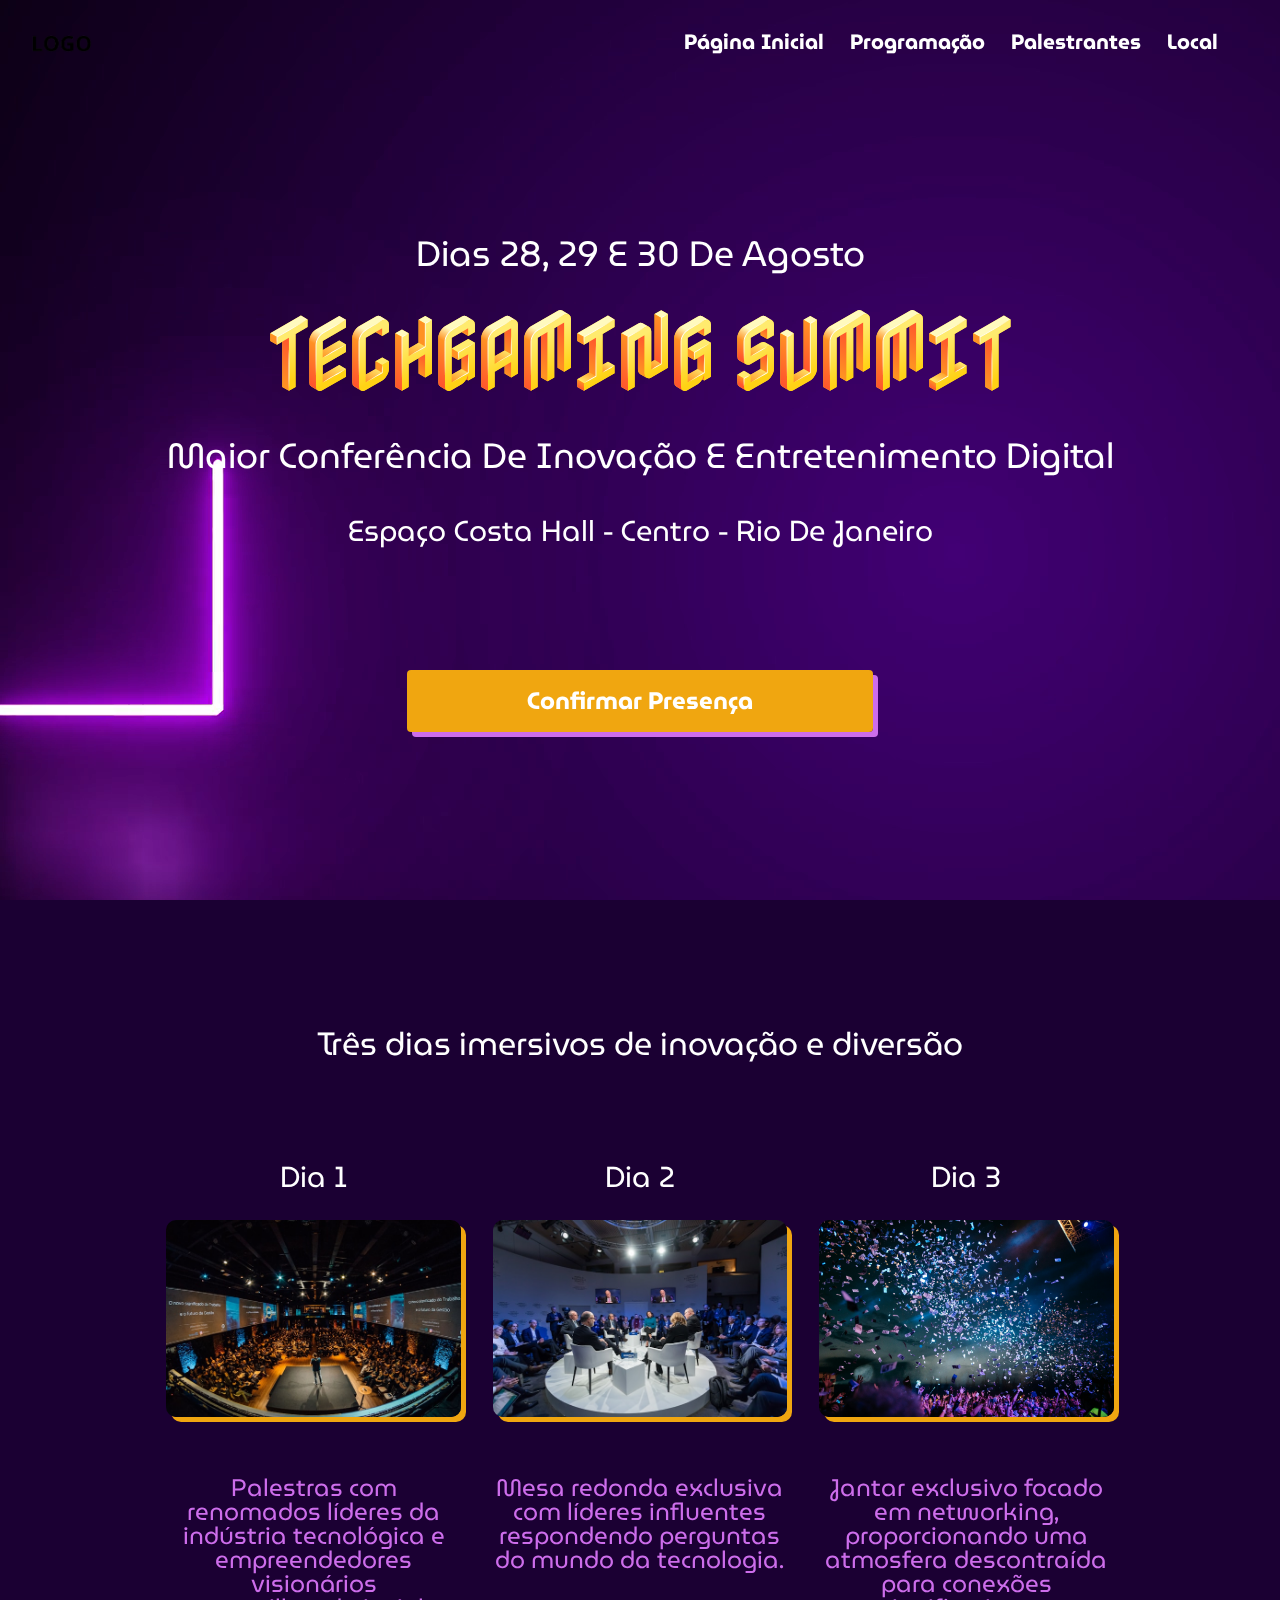
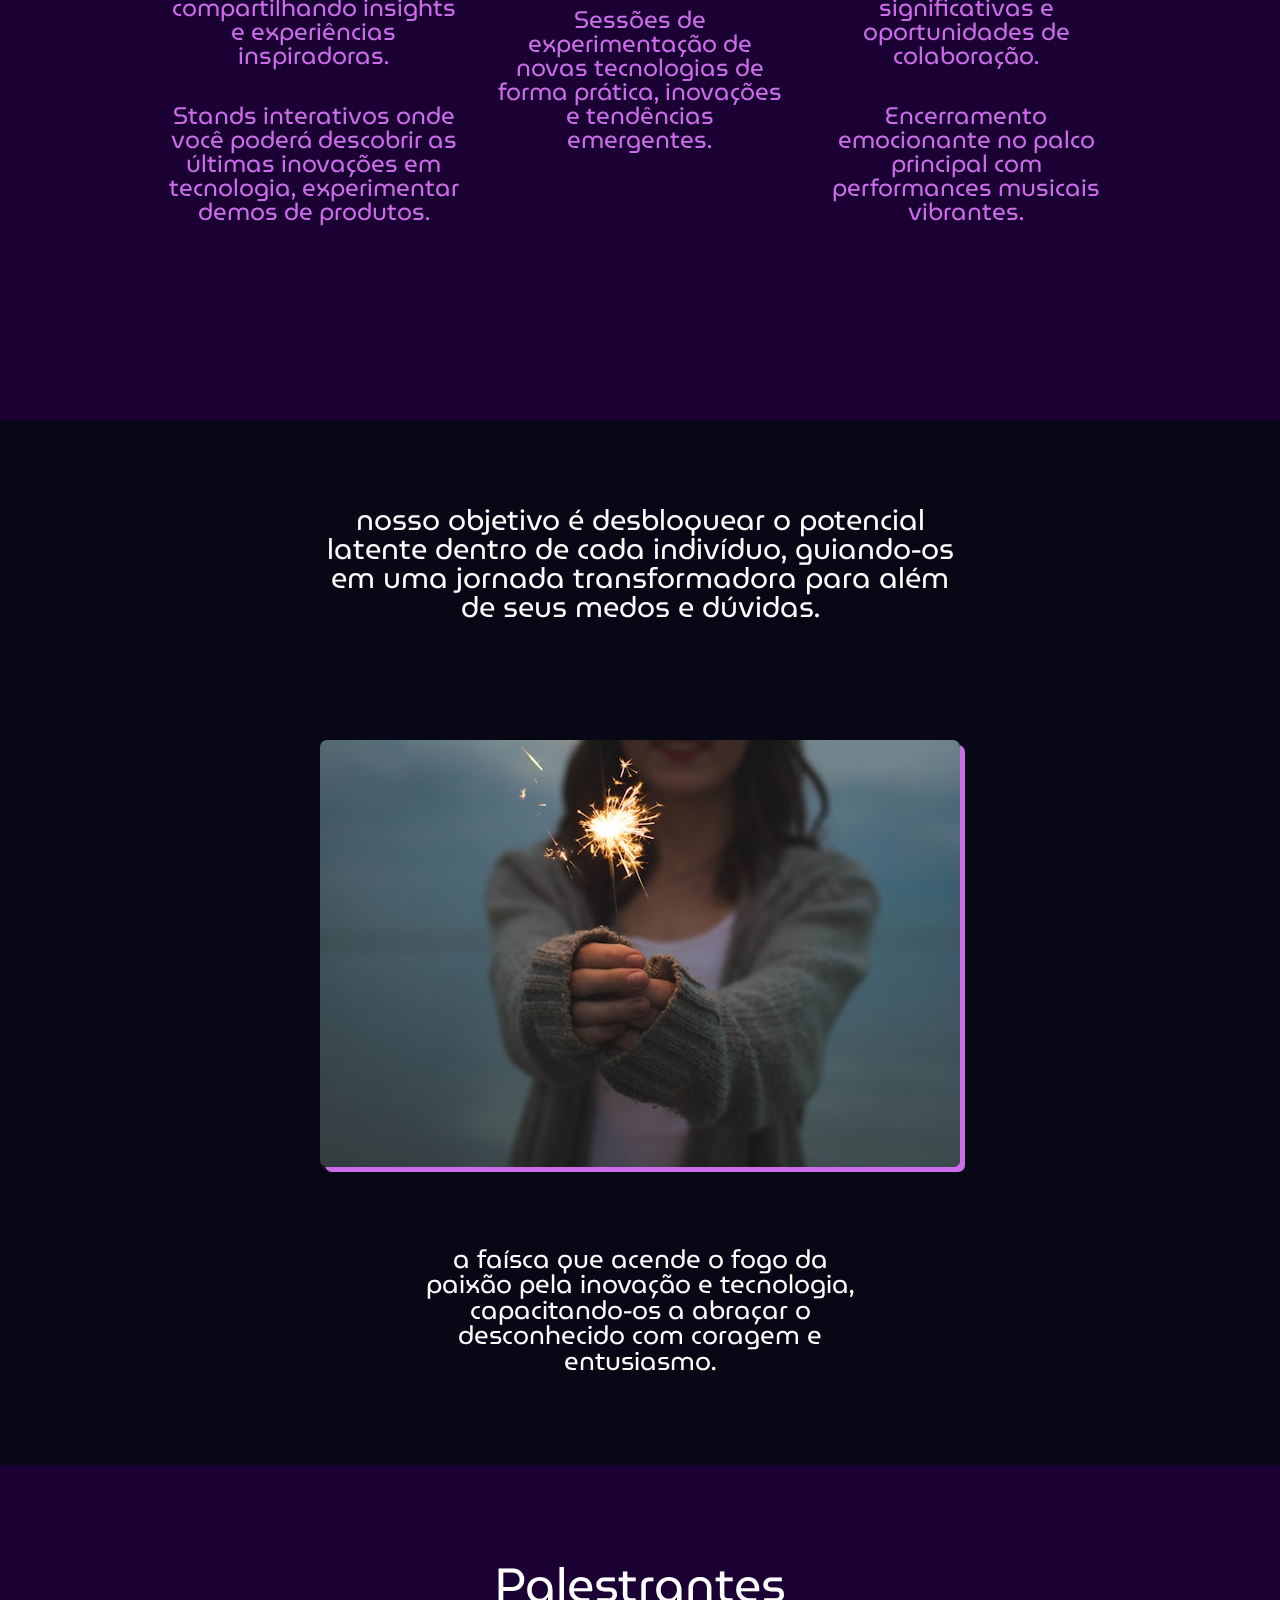
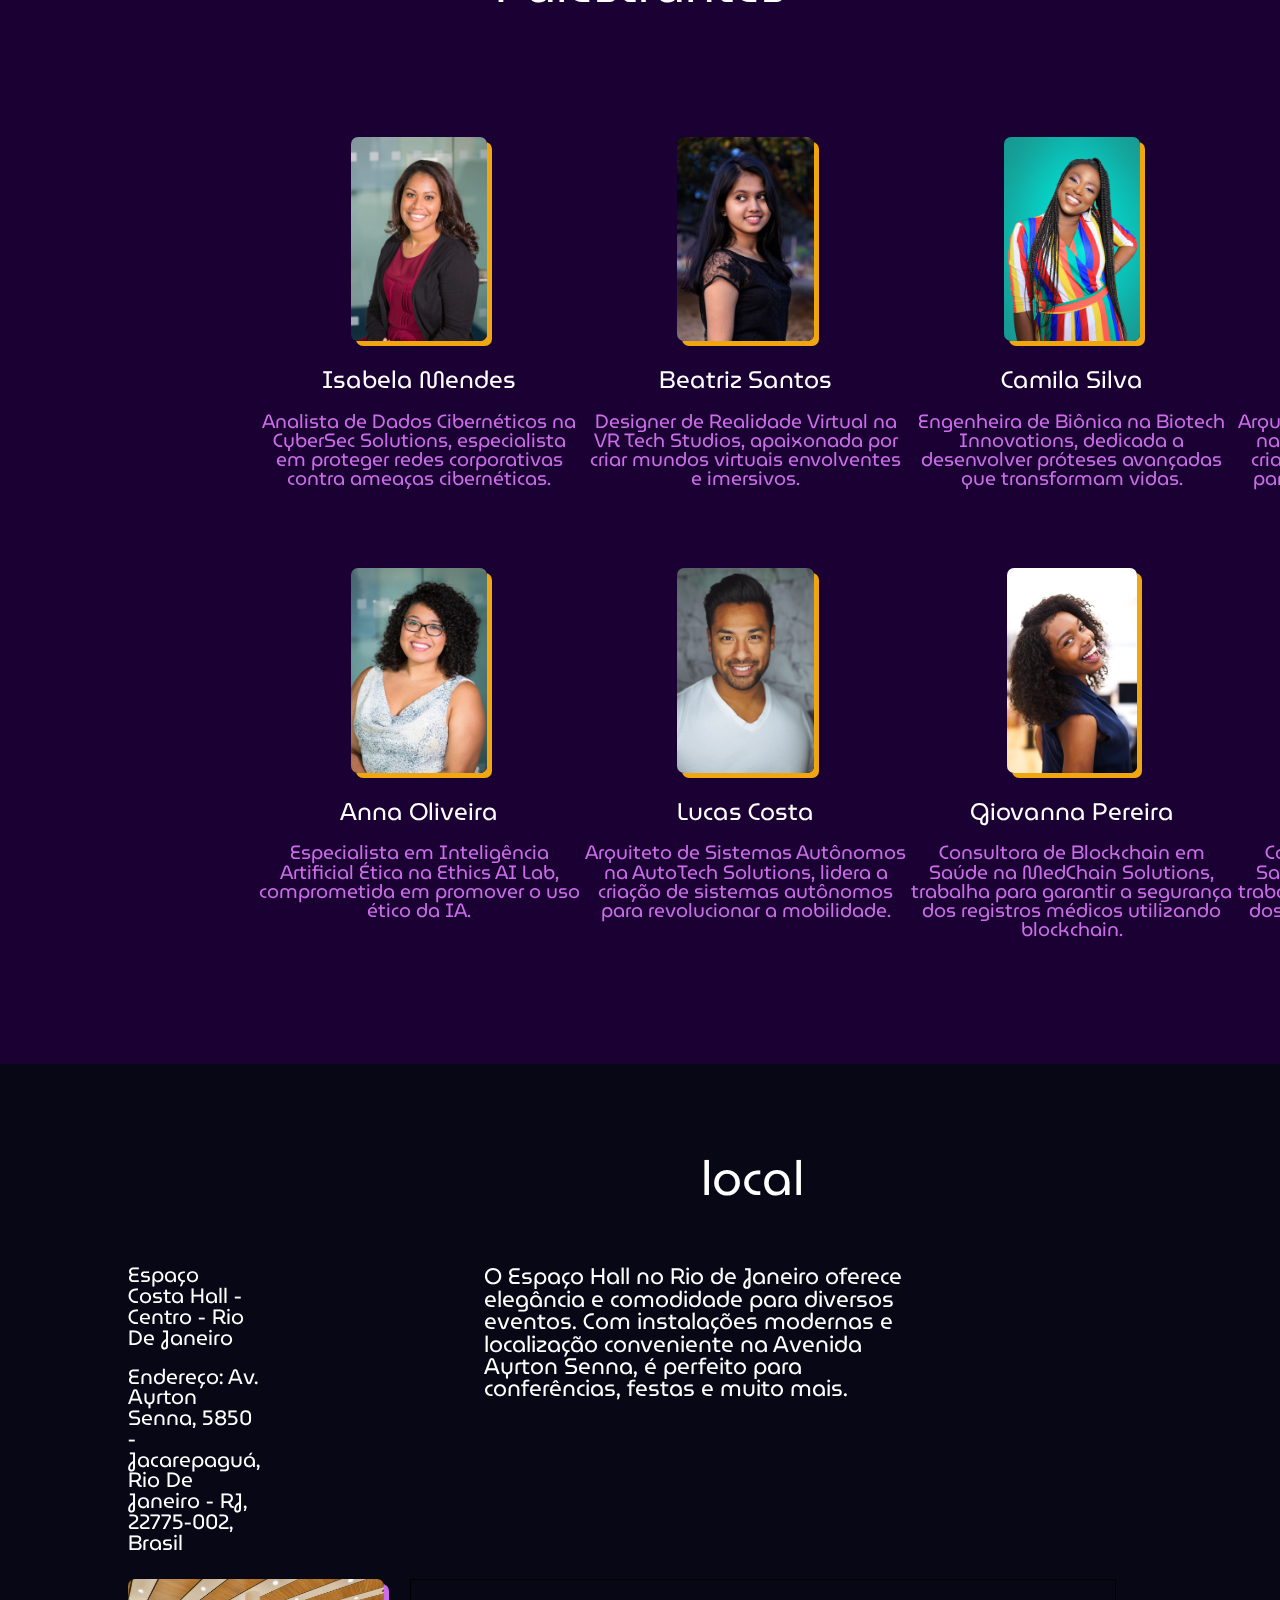
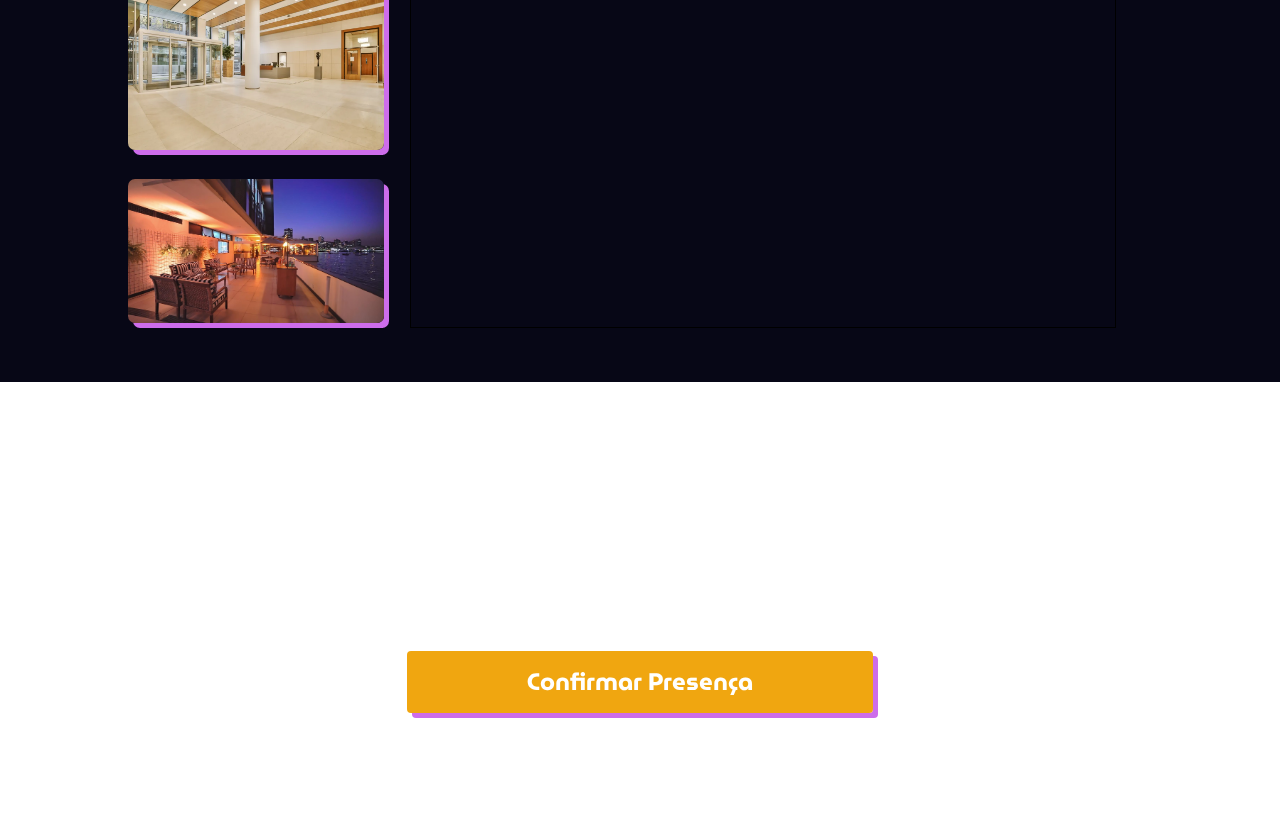
<file: index.html>
<!DOCTYPE html>
<html lang="pt-BR">
<head>
    <meta charset="UTF-8">
    <meta name="viewport" content="width=device-width, initial-scale=1.0">

    <link rel="stylesheet" href="/base/reset-style.css">
    <link rel="stylesheet" href="/base/main.css">

    <link rel="stylesheet" href="/pages/1-menu/menu.css">
    <link rel="stylesheet" href="/pages/2-event/event.css">
    <link rel="stylesheet" href="/pages/3-planner/planner.css">
    <link rel="stylesheet" href="/pages/4-goal/goal.css">
    <link rel="stylesheet" href="/pages/5-speakers/speakers.css">
    <link rel="stylesheet" href="/pages/6-location/location.css">
    <link rel="stylesheet" href="/pages/7-footer/footer.css">

    <title>Landpage</title>
</head>
<body>
    <header>
        <section id="menu"></section>
        <section id="event"></section>
    </header>
    <main>
        <section id="planner"></section>
        <section id="goal"></section>
        <section id="speakers"></section>
        <section id="location"></section>
    </main>
    <footer>
        <section id="footer"></section>
    </footer>
    <script src="/js/import.js"></script>
</body>
</html>
</file>
<file: base/main.css>
@import url('https://fonts.googleapis.com/css2?family=Roboto:wght@400;700&display=swap');
@import url('https://fonts.googleapis.com/css2?family=MuseoModerno:ital,wght@0,300;1,300&family=Share+Tech&display=swap');
@import url('https://fonts.googleapis.com/css2?family=Nabla&display=swap');


:root{
    --backgroud-color-main: #1B0033;
    --backgroud-color-secundary: #070716;
    --soft-color: #f0a610;
    --colored: #cd6deb;
    --font-color: #ffffff;
    --font-museo: 'MuseoModerno', serif;
    --font-nabla: 'Nabla', cursive;
}

/* Restante do seu CSS continua aqui */
body{
    display: grid;
    grid-template-columns: 1fr;
    grid-template-rows: repeat(3, auto);
    grid-template-areas: 
    "header"
    "main"
    "footer"
    ;
    overflow-x: hidden;
}

header{
    grid-area: header;/*
    background-image: url(/img/event-2.png);
    background-repeat: no-repeat;
    background-size: cover;*/
    width: 100%;
    height: 100vh;
}

main{
    grid-area: main;
    background-color: var(--dark-grey);
}

footer{
    grid-area: footer;
}
</file>
<file: pages/2-event/event.css>
.event{
    width: 100vw;
}


.event-title ul{
    display: flex;
    flex-direction: column;
    text-align: center;
    padding-top: 18vh;
}

.event-title ul li{
    padding: 1em 0;
}

.event-title h2, h3{
    font-family: var(--font-museo);
    color: var(--font-color);
}

.event-title h3{
    font-size: 1.8em;
    text-transform: capitalize;
}

.info-days::first-letter{
    text-transform: capitalize;
}

.event-title h2{
    font-size: 2.2em;
    text-transform: capitalize;
    margin-bottom: 0.3em;
}


.event-title h1{
    font-size: 6vw;
    color: var(--font-color);
    text-transform: uppercase;
    font-weight: 700;
    font-family: var(--font-nabla);
    animation: floatUpDown 3s ease-in-out infinite;
    margin-bottom: 0.2em;
}

@keyframes floatUpDown {
    0% {
        transform: translateY(0);
    }
    50% {
        transform: translateY(-5px);
    }
    100% {
        transform: translateY(0);
    }
}

.btn-presence{
    margin-top: 8em;
    text-align: center; 
}

.btn-presence a{
    padding: 0.5em 5em;
    background-color: var(--soft-color);
    position: relative;
    top: 30%;
    transform: translateY(-50%); 
    text-decoration: none;
    color: var(--font-color);
    text-transform: capitalize;
    font-size: 1.5em;
    border-radius: 4px;
    font-family: var(--font-museo);
    font-weight: bolder;
    box-shadow: 5px 5px 0 0 var(--colored);
}

.btn-presence a:hover{
    background-color: var(--colored);
    box-shadow: 5px 5px 0 0 var(--soft-color);
}
</file>
<file: pages/3-planner/planner.css>
.planner{
    background-color: var(--backgroud-color-main);
    width: 100vw;
    padding-bottom: 10em;
}

.planner-title{
    display: flex;
    flex-direction: column;
    place-items: center;
}

.days-preview ul li h3{
    text-transform: capitalize;
    text-align: center;
    margin-bottom: 1em;
    font-size: 1.8em;
}

.planner-title h2{
    font-size: 2em;
    text-align: center;
    padding-top: 4em;
    margin: 0 5vw 1vw 5vw;
    font-family: var(--font-museo);
    color: var(--font-color);
}

.planner-title h2::first-letter{
    text-transform: capitalize;
}

.day-img{
    width: 23vw;
    box-shadow: 5px 5px 0 0 var(--soft-color);
    transition: transform 0.3s ease;
    border-radius: 10px;
    margin-bottom: 2em;
}

.day-img:hover{
    transform: scale(1.1);
    transform-origin: top;
    transition-delay: 0.2s;
}

.days-preview-wrapper{
    display: flex;
    flex-direction: row;
    justify-content: space-between;
    margin: 10vh 13vw 0 13vw;
}

.days-preview-wrapper p:first-child{
    margin-bottom: 1.5em;
}

.description{
    width: 23vw;
    text-align: center;
    margin-top: 1em;
    font-size: 1.5em;
    color: var(--colored);
    font-family: var(--font-museo);
}

.description ul li::first-letter{
    text-transform: capitalize;
}
</file>
<file: pages/4-goal/goal.css>
.goal{
    width: 100vw;
    padding-bottom: 10vh;
    background-color: var(--backgroud-color-secundary);
}


.goal-title h2{
    font-size: 1.8em;
    text-align: center;
    padding: 3em 0;
    margin: 0 25vw;
    color: var(--font-color);
    font-family: var(--font-museo);
}

.goal-img{
    margin-top: 2em;
    text-align: center;
    animation: floatUpDown 3s ease-in-out infinite;
}

.goal-img img{
    max-width: 55vw;
    border-radius: 7px;
    box-shadow: 5px 5px 0 0 var(--colored);
}

.goal-img figcaption{
    font-size: 1.6em;
    padding: 1em 0 0 0;
    margin: 2em 32vw 0 32vw;
    color: var(--font-color);
    font-family: var(--font-museo);
}
</file>
<file: pages/5-speakers/speakers.css>
.speackers{
    background-color: var(--backgroud-color-main);
    width: 100vw;
    height: auto;
    padding-bottom: 5vh;
}

.card{
    font-family: var(--font-museo);
    color: var(--font-color);
}

.speackers h1{
    font-size: 3em;
    text-align: center;
    padding-top: 2em;
    padding-bottom: 1em;
    font-family: var(--font-museo);
    color: var(--font-color);
    text-transform: capitalize;
}

.speackers-cards ul{
    display: flex;
    flex-direction: row;
    justify-content: space-between;
    margin: 5em 20vw;
}

.speackers-cards ul li { 
    text-align: center;
}

.speackers-cards h2 {
    font-size: 1.5em;
    margin-top: 1em;
    margin-bottom: 0.8em;
    text-transform: capitalize;
}

.speackers-cards p {
    font-size: 1.2em;
    width: 17em;
    color: var(--colored);
}

.speackers-cards p::first-letter {
    text-transform: capitalize;
}

.card a img{
    max-height: 16vw;
    border-radius: 7px;
    box-shadow: 5px 5px 0 0 var(--soft-color);
    transition: transform 0.3s ease;
}

.card a img:hover{
    transform: scale(1.3);
    transform-origin: top;
    transition-delay: 0.2s;
}
</file>
<file: pages/6-location/location.css>
.container{
    padding: 10vh 10vw 2vh 10vw;
    height: 90vh;
    background-color: var(--backgroud-color-secundary);
}

.location-title{
    font-size: 3em;
    text-align: center;
    margin-bottom: 7vh;
    margin-left: 25vh;
    font-family: var(--font-museo);
    color: var(--font-color);
}

.adress{
    display: flex;
    flex-direction: row;
}


.adress h3{
    font-size: 1.3em;
}

.adress ul:first-child{
    width: 26vw;
    text-transform: capitalize;
} 

.adress ul li:first-child{
    margin-bottom: 2vh;
}

.local-description li p {
    font-size: 1.4em;
    font-family: var(--font-museo);
    color: var(--font-color);
}

.local-description{
    margin: 0 14em;
}

.local-photos img{
    max-width: 20vw;
    border-radius: 7px;
    box-shadow: 5px 5px 0 0 var(--colored);
}

.local-photos li:first-child{
    margin: 2vw 0;
}

.wrapper{
    display: flex;
    flex-direction: row;
}

.map{
    margin: 2vw 0 0 2vw;
    position: relative;
    width: 55vw;
    max-height: 61.5vh;
}

.map iframe{
    width: 100%;
    height: 100%;
}
</file>
<file: pages/7-footer/footer.css>
.footer{
    width: 100vw;
    height: 35vh;
    background-color: var(--yellow);
}

.footer-fix h2{
    margin: 0 5vw;
}

.autor{
    margin-top: 5em;
    text-align: center;
    font-size: 1.3em;
    font-family: var(--font-museo);
    color: var(--font-color);
}
</file>
<file: pages/1-menu/menu.css>
.menu {
    display: flex;
    flex-direction: row;
    margin-top: 2em;
    justify-content: space-between;
    width: 100vw;
    position: relative;
    z-index: 1;
}

.animate-background{
    position: fixed;
    top: 0;
    left: 0;
    min-width: 100%;
    min-height: 100%;
    z-index: -1;
}

.logo {
    margin-left: 2em;
}

.logo img {
    height: 1.5em;
}

.nav-bar ul {
    font-size: 1.3em;
    list-style-type: none;
    text-transform: capitalize;
    font-weight: bolder;
    margin-right: 2em;
}

.nav-bar ul li {
    margin-right: 1em;
    display: inline; 
}

.nav-bar ul li a {
    color: var(--font-color);
    font-family: var(--font-museo);
    text-decoration: none;
}

.nav-bar ul li a:active {
    color: var(--soft-color);
}

.nav-bar ul li a:hover {
    color: var(--colored);
    border-bottom: solid #fb9e57 5px;
    padding-bottom: 0.5em;
}
</file>
